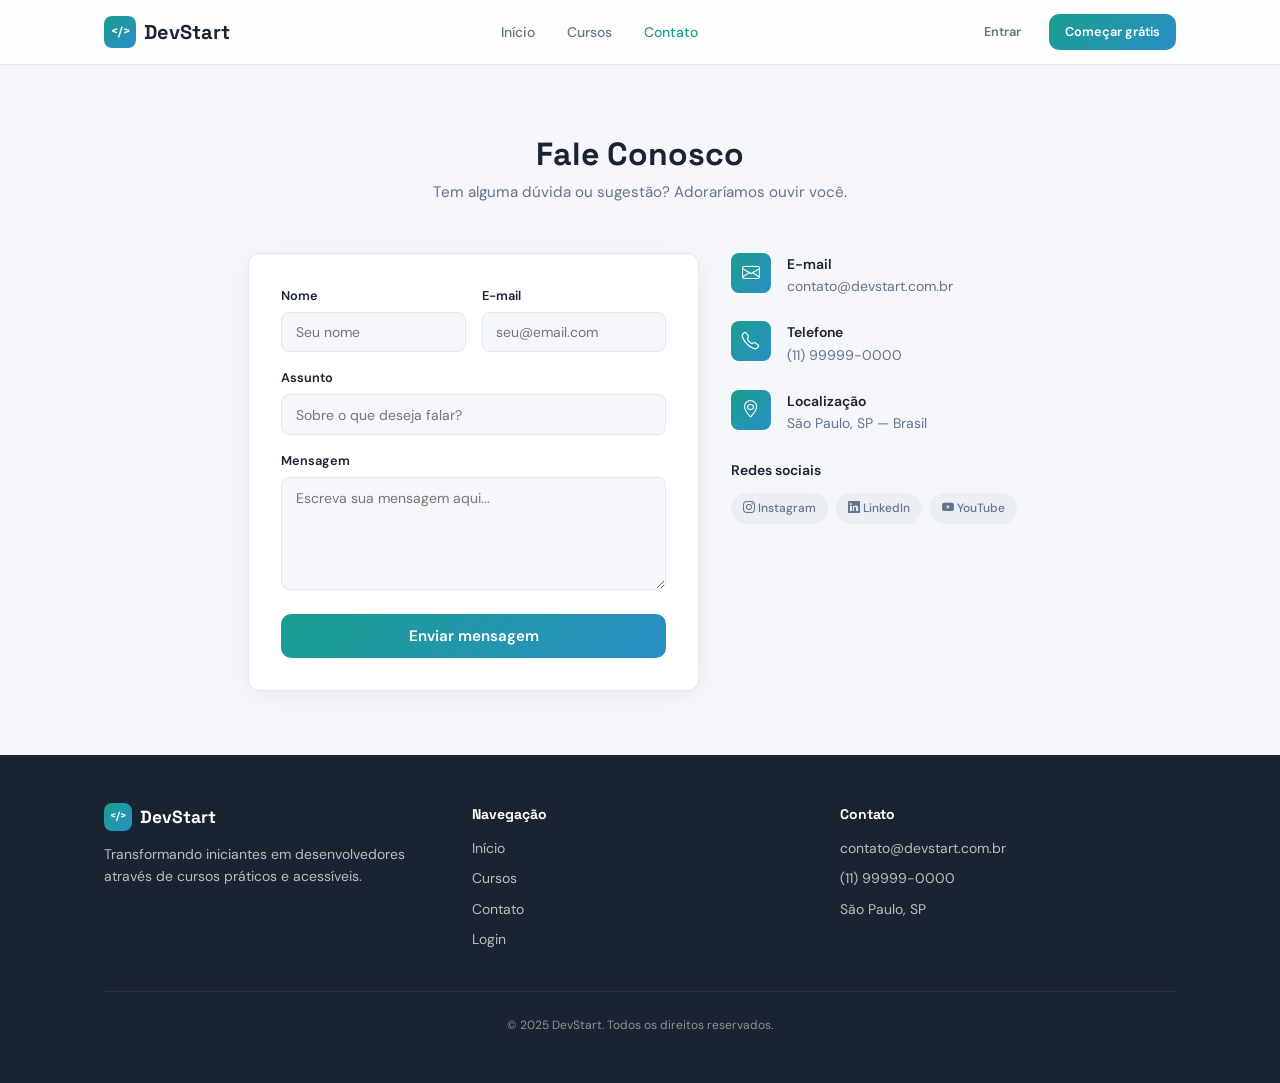
<file: contato.html>
<!DOCTYPE html>
<html lang="pt-BR">
<head>
  <meta charset="UTF-8">
  <meta name="viewport" content="width=device-width, initial-scale=1.0">
  <title>Contato — DevStart</title>
  <meta name="description" content="Entre em contato com a equipe DevStart.">
  <link rel="stylesheet" href="css/style.css">
</head>
<body>

  <header class="header">
    <div class="container">
      <a href="index.html" class="logo">
        <div class="logo-icon">&lt;/&gt;</div>
        <span>DevStart</span>
      </a>
      <nav class="nav">
        <a href="index.html">Início</a>
        <a href="cursos.html">Cursos</a>
        <a href="contato.html" class="active">Contato</a>
      </nav>
      <div class="header-actions">
        <a href="login.html" class="btn btn-ghost btn-sm">Entrar</a>
        <a href="login.html" class="btn btn-primary btn-sm">Começar grátis</a>
      </div>
    </div>
  </header>

  <section class="section" style="flex: 1;">
    <div class="container" style="max-width: 52rem;">
      <div class="section-header">
        <h1 style="font-size: 2rem;">Fale Conosco</h1>
        <p>Tem alguma dúvida ou sugestão? Adoraríamos ouvir você.</p>
      </div>

      <div class="grid-5-form">
        <div class="card" style="padding: 2rem;">
          <form>
            <div class="form-row">
              <div class="form-group">
                <label for="name">Nome</label>
                <input type="text" id="name" placeholder="Seu nome">
              </div>
              <div class="form-group">
                <label for="email">E-mail</label>
                <input type="email" id="email" placeholder="seu@email.com">
              </div>
            </div>
            <div class="form-group">
              <label for="subject">Assunto</label>
              <input type="text" id="subject" placeholder="Sobre o que deseja falar?">
            </div>
            <div class="form-group">
              <label for="message">Mensagem</label>
              <textarea id="message" rows="5" placeholder="Escreva sua mensagem aqui..."></textarea>
            </div>
            <button type="submit" class="btn btn-primary btn-lg" style="width: 100%;">Enviar mensagem</button>
          </form>
        </div>

        <div>
          <div class="contact-item">
            <div class="card-icon"><i class="bi bi-envelope"></i></div>
            <div>
              <div class="label">E-mail</div>
              <div class="value">contato@devstart.com.br</div>
            </div>
          </div>
          <div class="contact-item">
            <div class="card-icon"><i class="bi bi-telephone"></i></div>
            <div>
              <div class="label">Telefone</div>
              <div class="value">(11) 99999-0000</div>
            </div>
          </div>
          <div class="contact-item">
            <div class="card-icon"><i class="bi bi-geo-alt"></i></div>
            <div>
              <div class="label">Localização</div>
              <div class="value">São Paulo, SP — Brasil</div>
            </div>
          </div>

          <div style="margin-top: 1.5rem;">
            <div class="label" style="margin-bottom: 0.75rem; font-weight: 600; font-size: 0.875rem;">Redes sociais</div>
            <div class="social-tags">
              <span class="social-tag"><i class="bi bi-instagram"></i> Instagram</span>
              <span class="social-tag"><i class="bi bi-linkedin"></i> LinkedIn</span>
              <span class="social-tag"><i class="bi bi-youtube"></i> YouTube</span>
            </div>
          </div>
        </div>
      </div>
    </div>
  </section>

  <footer class="footer">
    <div class="container">
      <div class="footer-grid">
        <div>
          <div class="logo" style="margin-bottom: 0.75rem;">
            <div class="logo-icon" style="width:1.75rem;height:1.75rem;font-size:0.65rem;">&lt;/&gt;</div>
            <span style="font-size:1.1rem;">DevStart</span>
          </div>
          <p>Transformando iniciantes em desenvolvedores através de cursos práticos e acessíveis.</p>
        </div>
        <div>
          <h4>Navegação</h4>
          <ul>
            <li><a href="index.html">Início</a></li>
            <li><a href="cursos.html">Cursos</a></li>
            <li><a href="contato.html">Contato</a></li>
            <li><a href="login.html">Login</a></li>
          </ul>
        </div>
        <div>
          <h4>Contato</h4>
          <ul>
            <li>contato@devstart.com.br</li>
            <li>(11) 99999-0000</li>
            <li>São Paulo, SP</li>
          </ul>
        </div>
      </div>
      <div class="footer-bottom">© 2025 DevStart. Todos os direitos reservados.</div>
    </div>
  </footer>

</body>
</html>
</file>
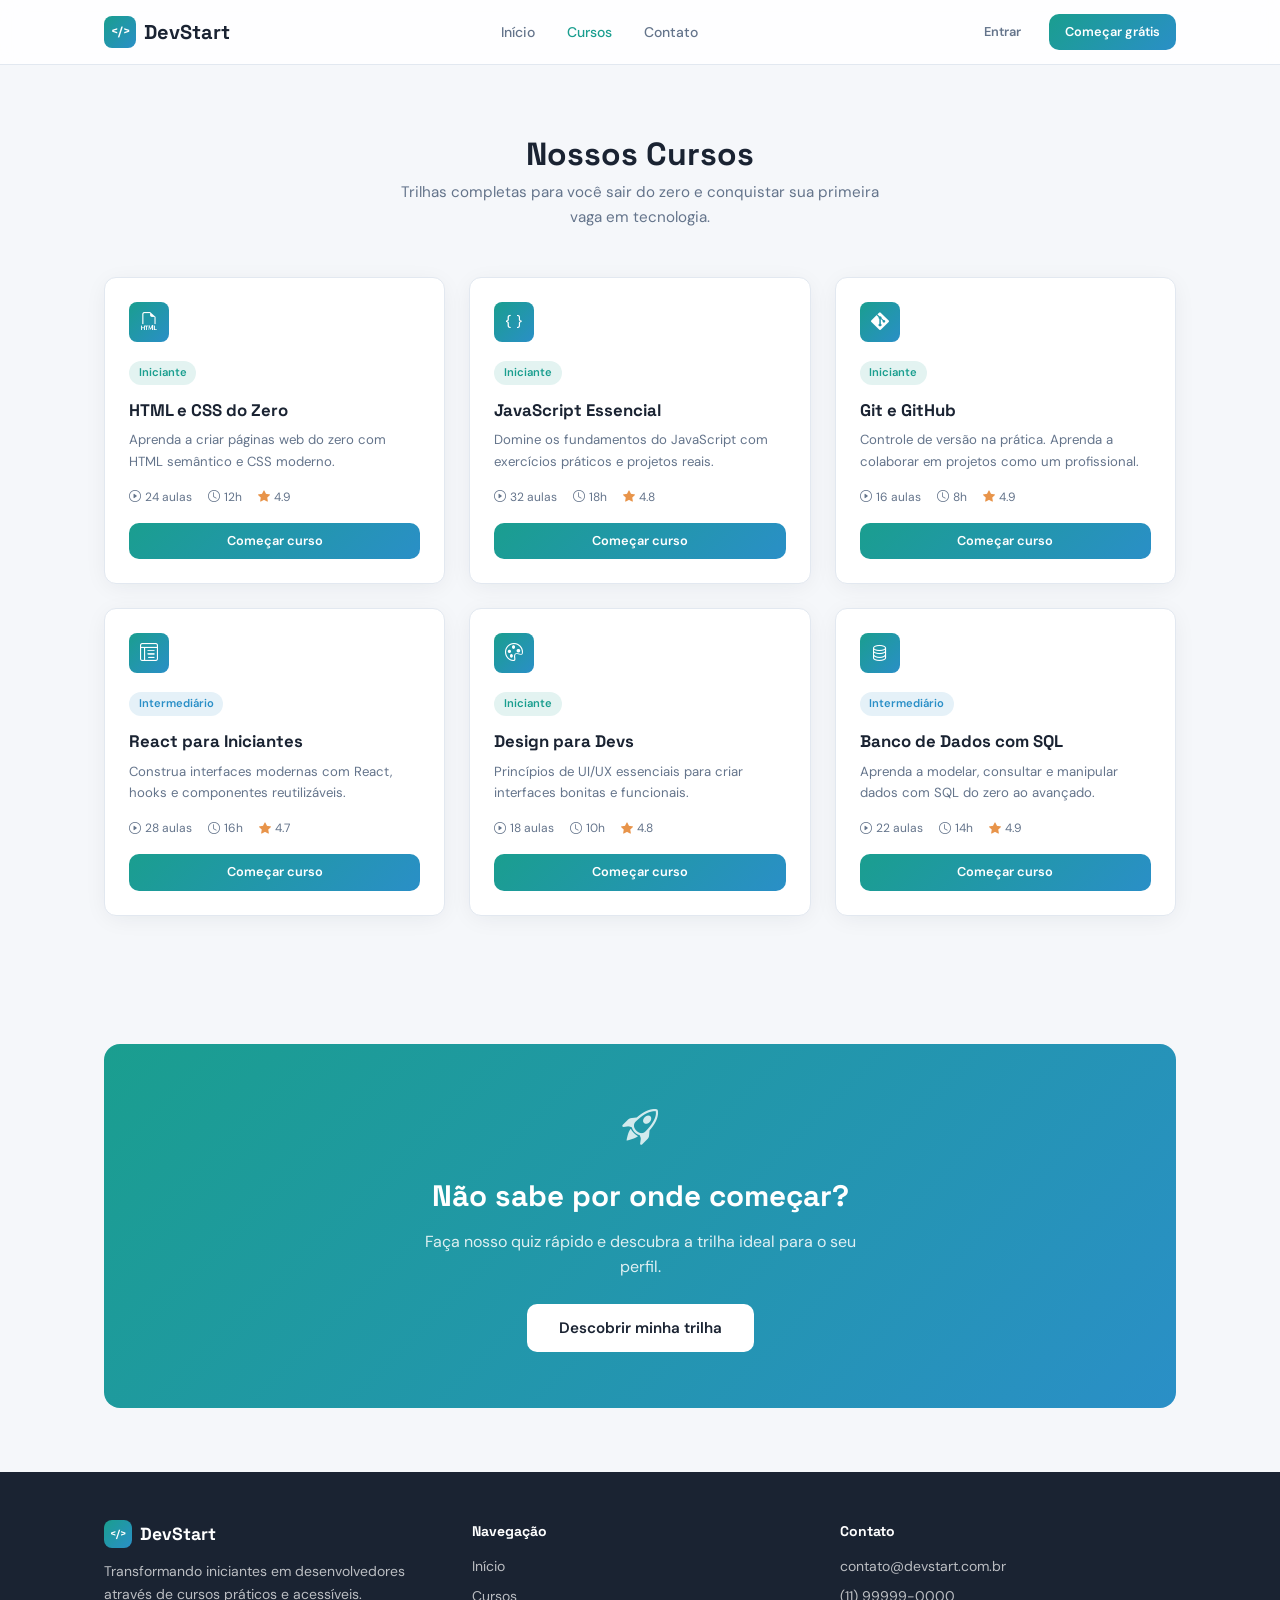
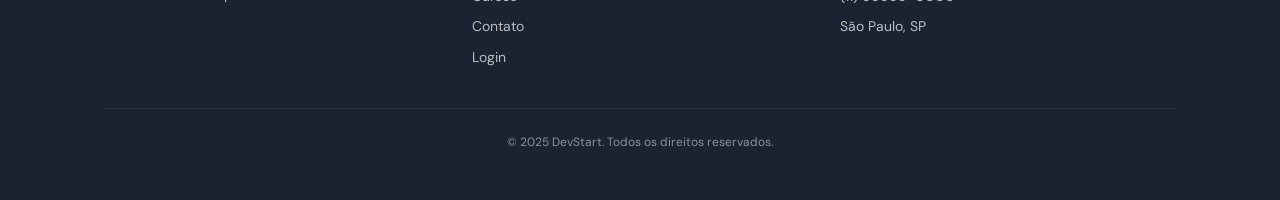
<file: cursos.html>
<!DOCTYPE html>
<html lang="pt-BR">
<head>
  <meta charset="UTF-8">
  <meta name="viewport" content="width=device-width, initial-scale=1.0">
  <title>Cursos — DevStart</title>
  <meta name="description" content="Explore nossos cursos de programação para iniciantes.">
 <link rel="stylesheet" href="css/style.css">
</head>
<body>

  <header class="header">
    <div class="container">
      <a href="index.html" class="logo">
        <div class="logo-icon">&lt;/&gt;</div>
        <span>DevStart</span>
      </a>
      <nav class="nav">
        <a href="index.html">Início</a>
        <a href="cursos.html" class="active">Cursos</a>
        <a href="contato.html">Contato</a>
      </nav>
      <div class="header-actions">
        <a href="login.html" class="btn btn-ghost btn-sm">Entrar</a>
        <a href="login.html" class="btn btn-primary btn-sm">Começar grátis</a>
      </div>
    </div>
  </header>

  <section class="section">
    <div class="container">
      <div class="section-header">
        <h1 style="font-size: 2rem;">Nossos Cursos</h1>
        <p>Trilhas completas para você sair do zero e conquistar sua primeira vaga em tecnologia.</p>
      </div>

      <div class="grid-3">

        <div class="card course-card">
          <div class="card-icon"><i class="bi bi-filetype-html"></i></div>
          <span class="course-level level-iniciante">Iniciante</span>
          <h3>HTML e CSS do Zero</h3>
          <p class="course-desc">Aprenda a criar páginas web do zero com HTML semântico e CSS moderno.</p>
          <div class="course-meta">
            <span><i class="bi bi-play-circle"></i> 24 aulas</span>
            <span><i class="bi bi-clock"></i> 12h</span>
            <span><i class="bi bi-star-fill" style="color: var(--accent);"></i> 4.9</span>
          </div>
          <a href="login.html" class="btn btn-primary btn-sm">Começar curso</a>
        </div>

        <div class="card course-card">
          <div class="card-icon"><i class="bi bi-braces"></i></div>
          <span class="course-level level-iniciante">Iniciante</span>
          <h3>JavaScript Essencial</h3>
          <p class="course-desc">Domine os fundamentos do JavaScript com exercícios práticos e projetos reais.</p>
          <div class="course-meta">
            <span><i class="bi bi-play-circle"></i> 32 aulas</span>
            <span><i class="bi bi-clock"></i> 18h</span>
            <span><i class="bi bi-star-fill" style="color: var(--accent);"></i> 4.8</span>
          </div>
          <a href="login.html" class="btn btn-primary btn-sm">Começar curso</a>
        </div>

       
        <div class="card course-card">
          <div class="card-icon"><i class="bi bi-git"></i></div>
          <span class="course-level level-iniciante">Iniciante</span>
          <h3>Git e GitHub</h3>
          <p class="course-desc">Controle de versão na prática. Aprenda a colaborar em projetos como um profissional.</p>
          <div class="course-meta">
            <span><i class="bi bi-play-circle"></i> 16 aulas</span>
            <span><i class="bi bi-clock"></i> 8h</span>
            <span><i class="bi bi-star-fill" style="color: var(--accent);"></i> 4.9</span>
          </div>
          <a href="login.html" class="btn btn-primary btn-sm">Começar curso</a>
        </div>

        <div class="card course-card">
          <div class="card-icon"><i class="bi bi-layout-text-window-reverse"></i></div>
          <span class="course-level level-intermediario">Intermediário</span>
          <h3>React para Iniciantes</h3>
          <p class="course-desc">Construa interfaces modernas com React, hooks e componentes reutilizáveis.</p>
          <div class="course-meta">
            <span><i class="bi bi-play-circle"></i> 28 aulas</span>
            <span><i class="bi bi-clock"></i> 16h</span>
            <span><i class="bi bi-star-fill" style="color: var(--accent);"></i> 4.7</span>
          </div>
          <a href="login.html" class="btn btn-primary btn-sm">Começar curso</a>
        </div>

        <div class="card course-card">
          <div class="card-icon"><i class="bi bi-palette"></i></div>
          <span class="course-level level-iniciante">Iniciante</span>
          <h3>Design para Devs</h3>
          <p class="course-desc">Princípios de UI/UX essenciais para criar interfaces bonitas e funcionais.</p>
          <div class="course-meta">
            <span><i class="bi bi-play-circle"></i> 18 aulas</span>
            <span><i class="bi bi-clock"></i> 10h</span>
            <span><i class="bi bi-star-fill" style="color: var(--accent);"></i> 4.8</span>
          </div>
          <a href="login.html" class="btn btn-primary btn-sm">Começar curso</a>
        </div>

        <div class="card course-card">
          <div class="card-icon"><i class="bi bi-database"></i></div>
          <span class="course-level level-intermediario">Intermediário</span>
          <h3>Banco de Dados com SQL</h3>
          <p class="course-desc">Aprenda a modelar, consultar e manipular dados com SQL do zero ao avançado.</p>
          <div class="course-meta">
            <span><i class="bi bi-play-circle"></i> 22 aulas</span>
            <span><i class="bi bi-clock"></i> 14h</span>
            <span><i class="bi bi-star-fill" style="color: var(--accent);"></i> 4.9</span>
          </div>
          <a href="login.html" class="btn btn-primary btn-sm">Começar curso</a>
        </div>

      </div>
    </div>
  </section>

  <section class="section">
    <div class="container">
      <div class="cta-banner">
        <i class="bi bi-rocket-takeoff"></i>
        <h2>Não sabe por onde começar?</h2>
        <p>Faça nosso quiz rápido e descubra a trilha ideal para o seu perfil.</p>
        <a href="login.html" class="btn btn-secondary btn-lg">Descobrir minha trilha</a>
      </div>
    </div>
  </section>

  <footer class="footer">
    <div class="container">
      <div class="footer-grid">
        <div>
          <div class="logo" style="margin-bottom: 0.75rem;">
            <div class="logo-icon" style="width:1.75rem;height:1.75rem;font-size:0.65rem;">&lt;/&gt;</div>
            <span style="font-size:1.1rem;">DevStart</span>
          </div>
          <p>Transformando iniciantes em desenvolvedores através de cursos práticos e acessíveis.</p>
        </div>
        <div>
          <h4>Navegação</h4>
          <ul>
            <li><a href="index.html">Início</a></li>
            <li><a href="cursos.html">Cursos</a></li>
            <li><a href="contato.html">Contato</a></li>
            <li><a href="login.html">Login</a></li>
          </ul>
        </div>
        <div>
          <h4>Contato</h4>
          <ul>
            <li>contato@devstart.com.br</li>
            <li>(11) 99999-0000</li>
            <li>São Paulo, SP</li>
          </ul>
        </div>
      </div>
      <div class="footer-bottom">© 2025 DevStart. Todos os direitos reservados.</div>
    </div>
  </footer>

</body>
</html>
</file>
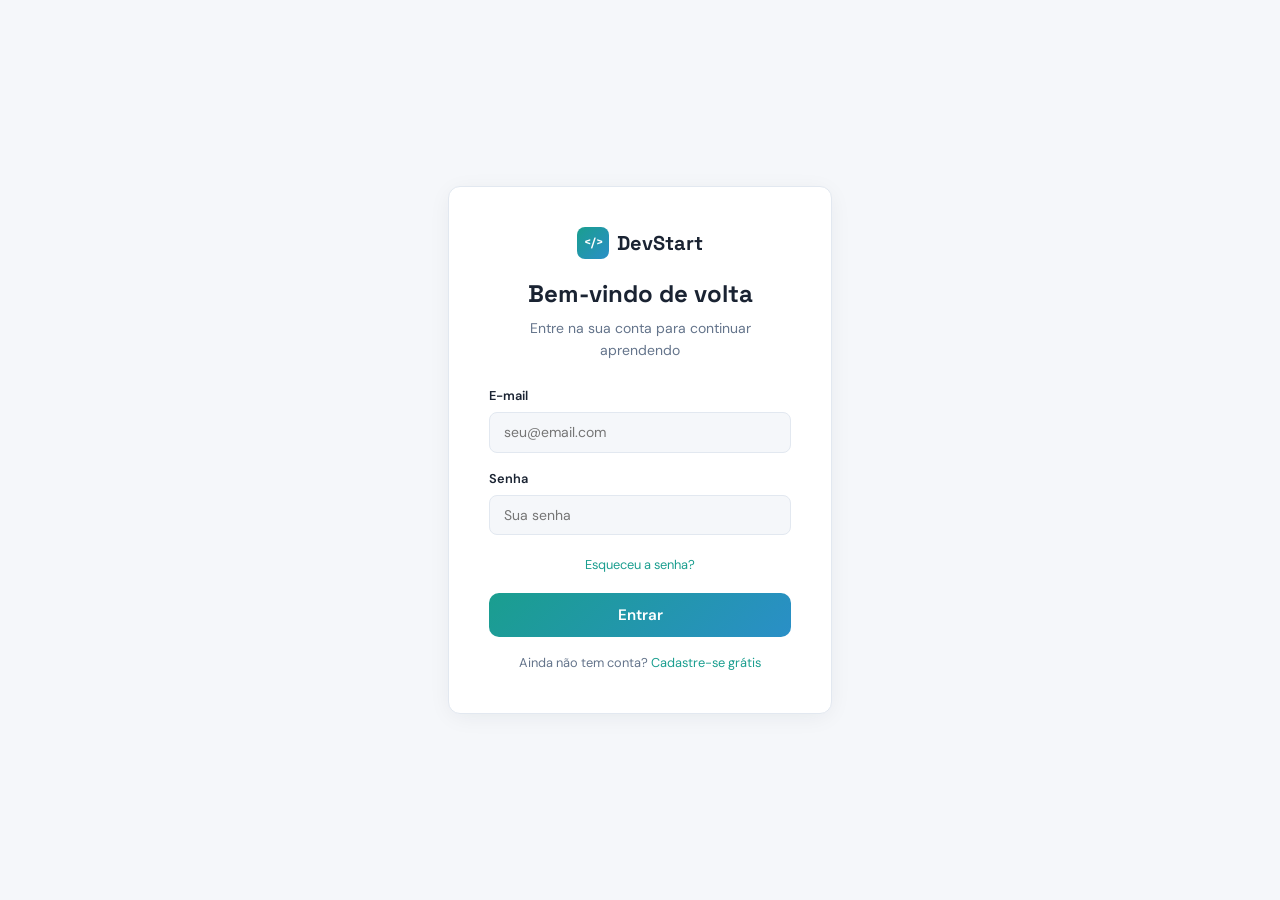
<file: login.html>
<!DOCTYPE html>
<html lang="pt-BR">
<head>
  <meta charset="UTF-8">
  <meta name="viewport" content="width=device-width, initial-scale=1.0">
  <title>Login — DevStart</title>
  <meta name="description" content="Acesse sua conta DevStart.">
 <link rel="stylesheet" href="css/style.css">
</head>
<body>

  <div class="login-wrapper">
    <div class="login-card">
      <a href="index.html" class="logo" style="justify-content: center;">
        <div class="logo-icon">&lt;/&gt;</div>
        <span>DevStart</span>
      </a>
      <h1>Bem-vindo de volta</h1>
      <p class="subtitle">Entre na sua conta para continuar aprendendo</p>

      <form>
        <div class="form-group">
          <label for="email">E-mail</label>
          <input type="email" id="email" placeholder="seu@email.com">
        </div>
        <div class="form-group">
          <label for="password">Senha</label>
          <input type="password" id="password" placeholder="Sua senha">
        </div>
        <div style="text-align: center; margin-bottom: 1rem;">
          <a href="#" class="form-link">Esqueceu a senha?</a>
        </div>
        <button type="submit" class="btn btn-primary btn-lg" style="width: 100%;">Entrar</button>
      </form>

      <p class="form-footer">Ainda não tem conta? <a href="#" class="form-link">Cadastre-se grátis</a></p>
    </div>
  </div>

</body>
</html>
</file>
<file: css/style.css>
@import url('https://fonts.googleapis.com/css2?family=Space+Grotesk:wght@400;500;600;700&family=DM+Sans:wght@400;500;600&display=swap');
@import url('https://cdn.jsdelivr.net/npm/bootstrap-icons@1.11.3/font/bootstrap-icons.min.css');

* {
  margin: 0;
  padding: 0;
  box-sizing: border-box;
}

:root {
  --bg: #f5f7fa;
  --fg: #1a2332;
  --card: #ffffff;
  --primary: #1a9e8f;
  --primary-dark: #158578;
  --accent: #e8944a;
  --muted: #64748b;
  --border: #e2e8f0;
  --gradient: linear-gradient(135deg, #1a9e8f, #2a8fc7);
  --shadow: 0 0.25rem 1.5rem -0.25rem rgba(26, 35, 50, 0.08);
  --shadow-hover: 0 0.75rem 2rem -0.5rem rgba(26, 35, 50, 0.15);
  --radius: 0.75rem;
}

body {
  font-family: 'DM Sans', sans-serif;
  font-size: 1rem;
  color: var(--fg);
  background: var(--bg);
  line-height: 1.6;
}

h1, h2, h3, h4 {
  font-family: 'Space Grotesk', sans-serif;
}

a {
  text-decoration: none;
  color: inherit;
}

ul { list-style: none; }

/* ---- Container ---- */
.container {
  max-width: 70rem;
  margin: 0 auto;
  padding: 0 1.5rem;
}

/* ---- Header ---- */
.header {
  position: sticky;
  top: 0;
  z-index: 50;
  background: rgba(255,255,255,0.85);
  backdrop-filter: blur(0.75rem);
  border-bottom: 1px solid var(--border);
}
.header .container {
  display: flex;
  align-items: center;
  justify-content: space-between;
  height: 4rem;
}
.logo {
  display: flex;
  align-items: center;
  gap: 0.5rem;
}
.logo-icon {
  width: 2rem;
  height: 2rem;
  border-radius: 0.5rem;
  background: var(--gradient);
  display: flex;
  align-items: center;
  justify-content: center;
  color: #fff;
  font-family: 'Space Grotesk', sans-serif;
  font-weight: 700;
  font-size: 0.75rem;
}
.logo span {
  font-family: 'Space Grotesk', sans-serif;
  font-weight: 700;
  font-size: 1.25rem;
}
.nav {
  display: flex;
  align-items: center;
  gap: 2rem;
}
.nav a {
  font-size: 0.875rem;
  font-weight: 500;
  color: var(--muted);
  transition: color 0.2s;
}
.nav a:hover, .nav a.active {
  color: var(--primary);
}
.header-actions {
  display: flex;
  gap: 0.75rem;
}

/* ---- Buttons ---- */
.btn {
  display: inline-flex;
  align-items: center;
  justify-content: center;
  gap: 0.5rem;
  padding: 0.65rem 1.5rem;
  border-radius: 0.625rem;
  font-size: 0.875rem;
  font-weight: 600;
  font-family: 'DM Sans', sans-serif;
  border: none;
  cursor: pointer;
  transition: background 0.2s, opacity 0.2s;
}
.btn-primary {
  background: var(--gradient);
  color: #fff;
}
.btn-primary:hover { opacity: 0.9; }
.btn-outline {
  background: transparent;
  border: 1px solid var(--border);
  color: var(--fg);
}
.btn-outline:hover {
  border-color: var(--primary);
  color: var(--primary);
}
.btn-ghost {
  background: transparent;
  color: var(--muted);
}
.btn-ghost:hover { color: var(--primary); }
.btn-secondary {
  background: #fff;
  color: var(--fg);
}
.btn-secondary:hover { background: #f0f0f0; }
.btn-lg {
  padding: 0.75rem 2rem;
  font-size: 0.95rem;
}
.btn-sm {
  padding: 0.5rem 1rem;
  font-size: 0.8rem;
}

/* ---- Hero ---- */
.hero {
  padding: 4rem 0 5rem;
}
.hero .container {
  display: flex;
  align-items: center;
  gap: 3rem;
}
.hero-content {
  flex: 1;
}
.hero-badge {
  display: inline-block;
  padding: 0.3rem 0.75rem;
  border-radius: 99rem;
  background: rgba(26, 158, 143, 0.1);
  color: var(--primary);
  font-size: 0.75rem;
  font-weight: 600;
  text-transform: uppercase;
  letter-spacing: 0.05em;
  margin-bottom: 1rem;
}
.hero h1 {
  font-size: 2.75rem;
  line-height: 1.15;
  margin-bottom: 1rem;
}
.hero h1 .highlight { color: var(--primary); }
.hero p {
  font-size: 1.1rem;
  color: var(--muted);
  max-width: 28rem;
  margin-bottom: 1.5rem;
}
.hero-buttons {
  display: flex;
  gap: 0.75rem;
  flex-wrap: wrap;
}
.hero-image {
  flex: 1;
  display: flex;
  justify-content: center;
}
.hero-image img {
  width: 100%;
  max-width: 28rem;
  border-radius: 1rem;
}

/* ---- Section ---- */
.section {
  padding: 4rem 0;
}
.section-alt {
  background: rgba(226, 232, 240, 0.35);
}
.section-header {
  text-align: center;
  max-width: 32rem;
  margin: 0 auto 3rem;
}
.section-header h2 {
  font-size: 1.85rem;
  margin-bottom: 0.5rem;
}
.section-header p {
  color: var(--muted);
  font-size: 0.95rem;
}

/* ---- Grid ---- */
.grid-4 {
  display: grid;
  grid-template-columns: repeat(4, 1fr);
  gap: 1.5rem;
}
.grid-3 {
  display: grid;
  grid-template-columns: repeat(3, 1fr);
  gap: 1.5rem;
}
.grid-2 {
  display: grid;
  grid-template-columns: repeat(2, 1fr);
  gap: 1.5rem;
}
.grid-5-form {
  display: grid;
  grid-template-columns: 3fr 2fr;
  gap: 2rem;
}

/* ---- Card ---- */
.card {
  background: var(--card);
  border: 1px solid var(--border);
  border-radius: var(--radius);
  padding: 1.5rem;
  box-shadow: var(--shadow);
  transition: box-shadow 0.3s, transform 0.3s;
}
.card:hover {
  box-shadow: var(--shadow-hover);
  transform: translateY(-0.125rem);
}
.card-icon {
  width: 2.5rem;
  height: 2.5rem;
  border-radius: 0.5rem;
  background: var(--gradient);
  display: flex;
  align-items: center;
  justify-content: center;
  color: #fff;
  font-size: 1.1rem;
  margin-bottom: 1rem;
}
.card h3 {
  font-size: 1rem;
  margin-bottom: 0.4rem;
}
.card p {
  font-size: 0.875rem;
  color: var(--muted);
}

/* ---- Metrics ---- */
.metric-card {
  background: rgba(226, 232, 240, 0.5);
  border-radius: var(--radius);
  padding: 1.5rem;
  text-align: center;
}
.metric-value {
  font-family: 'Space Grotesk', sans-serif;
  font-size: 1.5rem;
  font-weight: 700;
  color: var(--primary);
  display: flex;
  align-items: center;
  justify-content: center;
  gap: 0.25rem;
  margin-bottom: 0.25rem;
}
.metric-value i { color: var(--accent); font-size: 1rem; }
.metric-label {
  font-size: 0.75rem;
  color: var(--muted);
}

/* ---- Testimonials ---- */
.testimonial-card .stars {
  display: flex;
  gap: 0.2rem;
  margin-bottom: 0.75rem;
  color: var(--accent);
  font-size: 0.85rem;
}
.testimonial-card blockquote {
  font-size: 0.875rem;
  color: var(--muted);
  font-style: italic;
  margin-bottom: 1rem;
}
.testimonial-card .author-name {
  font-weight: 600;
  font-size: 0.875rem;
}
.testimonial-card .author-role {
  font-size: 0.75rem;
  color: var(--muted);
}

/* ---- CTA Banner ---- */
.cta-banner {
  background: var(--gradient);
  border-radius: 1rem;
  padding: 3.5rem;
  text-align: center;
  color: #fff;
}
.cta-banner i {
  font-size: 2.25rem;
  opacity: 0.8;
  margin-bottom: 1rem;
  display: block;
}
.cta-banner h2 {
  font-size: 1.85rem;
  margin-bottom: 0.5rem;
}
.cta-banner p {
  opacity: 0.85;
  max-width: 28rem;
  margin: 0 auto 1.5rem;
}

/* ---- Footer ---- */
.footer {
  background: var(--fg);
  color: #fff;
  padding: 3rem 0;
}
.footer-grid {
  display: grid;
  grid-template-columns: repeat(3, 1fr);
  gap: 2rem;
  margin-bottom: 2rem;
}
.footer p, .footer li {
  font-size: 0.875rem;
  opacity: 0.7;
}
.footer h4 {
  font-size: 0.875rem;
  margin-bottom: 0.75rem;
  opacity: 1;
}
.footer a:hover { opacity: 1; }
.footer li { margin-bottom: 0.5rem; }
.footer-bottom {
  border-top: 1px solid rgba(255,255,255,0.15);
  padding-top: 1.5rem;
  text-align: center;
  font-size: 0.75rem;
  opacity: 0.5;
}

/* ---- Login ---- */
.login-wrapper {
  min-height: 100vh;
  display: flex;
  align-items: center;
  justify-content: center;
  padding: 2rem;
  background: var(--bg);
}
.login-card {
  background: var(--card);
  border: 1px solid var(--border);
  border-radius: var(--radius);
  padding: 2.5rem;
  width: 100%;
  max-width: 24rem;
  box-shadow: var(--shadow);
  text-align: center;
}
.login-card h1 {
  font-size: 1.5rem;
  margin: 1rem 0 0.25rem;
}
.login-card .subtitle {
  font-size: 0.875rem;
  color: var(--muted);
  margin-bottom: 1.5rem;
}

/* ---- Forms ---- */
.form-group {
  margin-bottom: 1rem;
  text-align: left;
}
.form-group label {
  display: block;
  font-size: 0.8rem;
  font-weight: 600;
  margin-bottom: 0.35rem;
}
.form-group input,
.form-group textarea {
  width: 100%;
  padding: 0.65rem 0.85rem;
  border: 1px solid var(--border);
  border-radius: 0.5rem;
  font-family: 'DM Sans', sans-serif;
  font-size: 0.875rem;
  background: var(--bg);
  color: var(--fg);
  transition: border-color 0.2s;
}
.form-group input:focus,
.form-group textarea:focus {
  outline: none;
  border-color: var(--primary);
}
.form-group textarea { resize: vertical; }
.form-row {
  display: grid;
  grid-template-columns: 1fr 1fr;
  gap: 1rem;
}
.form-link {
  font-size: 0.8rem;
  color: var(--primary);
}
.form-link:hover { text-decoration: underline; }
.form-footer {
  font-size: 0.8rem;
  color: var(--muted);
  margin-top: 1rem;
}

/* ---- Contact Info ---- */
.contact-item {
  display: flex;
  align-items: flex-start;
  gap: 1rem;
  margin-bottom: 1.5rem;
}
.contact-item .card-icon {
  margin-bottom: 0;
  flex-shrink: 0;
}
.contact-item .label {
  font-weight: 600;
  font-size: 0.875rem;
}
.contact-item .value {
  font-size: 0.875rem;
  color: var(--muted);
}
.social-tags {
  display: flex;
  gap: 0.5rem;
  flex-wrap: wrap;
}
.social-tag {
  padding: 0.35rem 0.75rem;
  border-radius: 99rem;
  background: rgba(226, 232, 240, 0.5);
  font-size: 0.75rem;
  font-weight: 500;
  color: var(--muted);
  transition: color 0.2s, background 0.2s;
  cursor: pointer;
}
.social-tag:hover {
  color: var(--primary);
  background: rgba(26, 158, 143, 0.1);
}

/* ---- Course Card ---- */
.course-card { position: relative; }
.course-card .course-level {
  display: inline-block;
  padding: 0.2rem 0.6rem;
  border-radius: 99rem;
  font-size: 0.7rem;
  font-weight: 600;
  margin-bottom: 0.75rem;
}
.level-iniciante { background: rgba(26,158,143,0.12); color: var(--primary); }
.level-intermediario { background: rgba(42,143,199,0.12); color: #2a8fc7; }
.course-card h3 { font-size: 1.05rem; margin-bottom: 0.35rem; }
.course-card .course-desc {
  font-size: 0.825rem;
  color: var(--muted);
  margin-bottom: 1rem;
}
.course-meta {
  display: flex;
  align-items: center;
  gap: 1rem;
  font-size: 0.75rem;
  color: var(--muted);
  margin-bottom: 1rem;
}
.course-meta span {
  display: flex;
  align-items: center;
  gap: 0.25rem;
}
.course-card .btn { width: 100%; }
</file>
